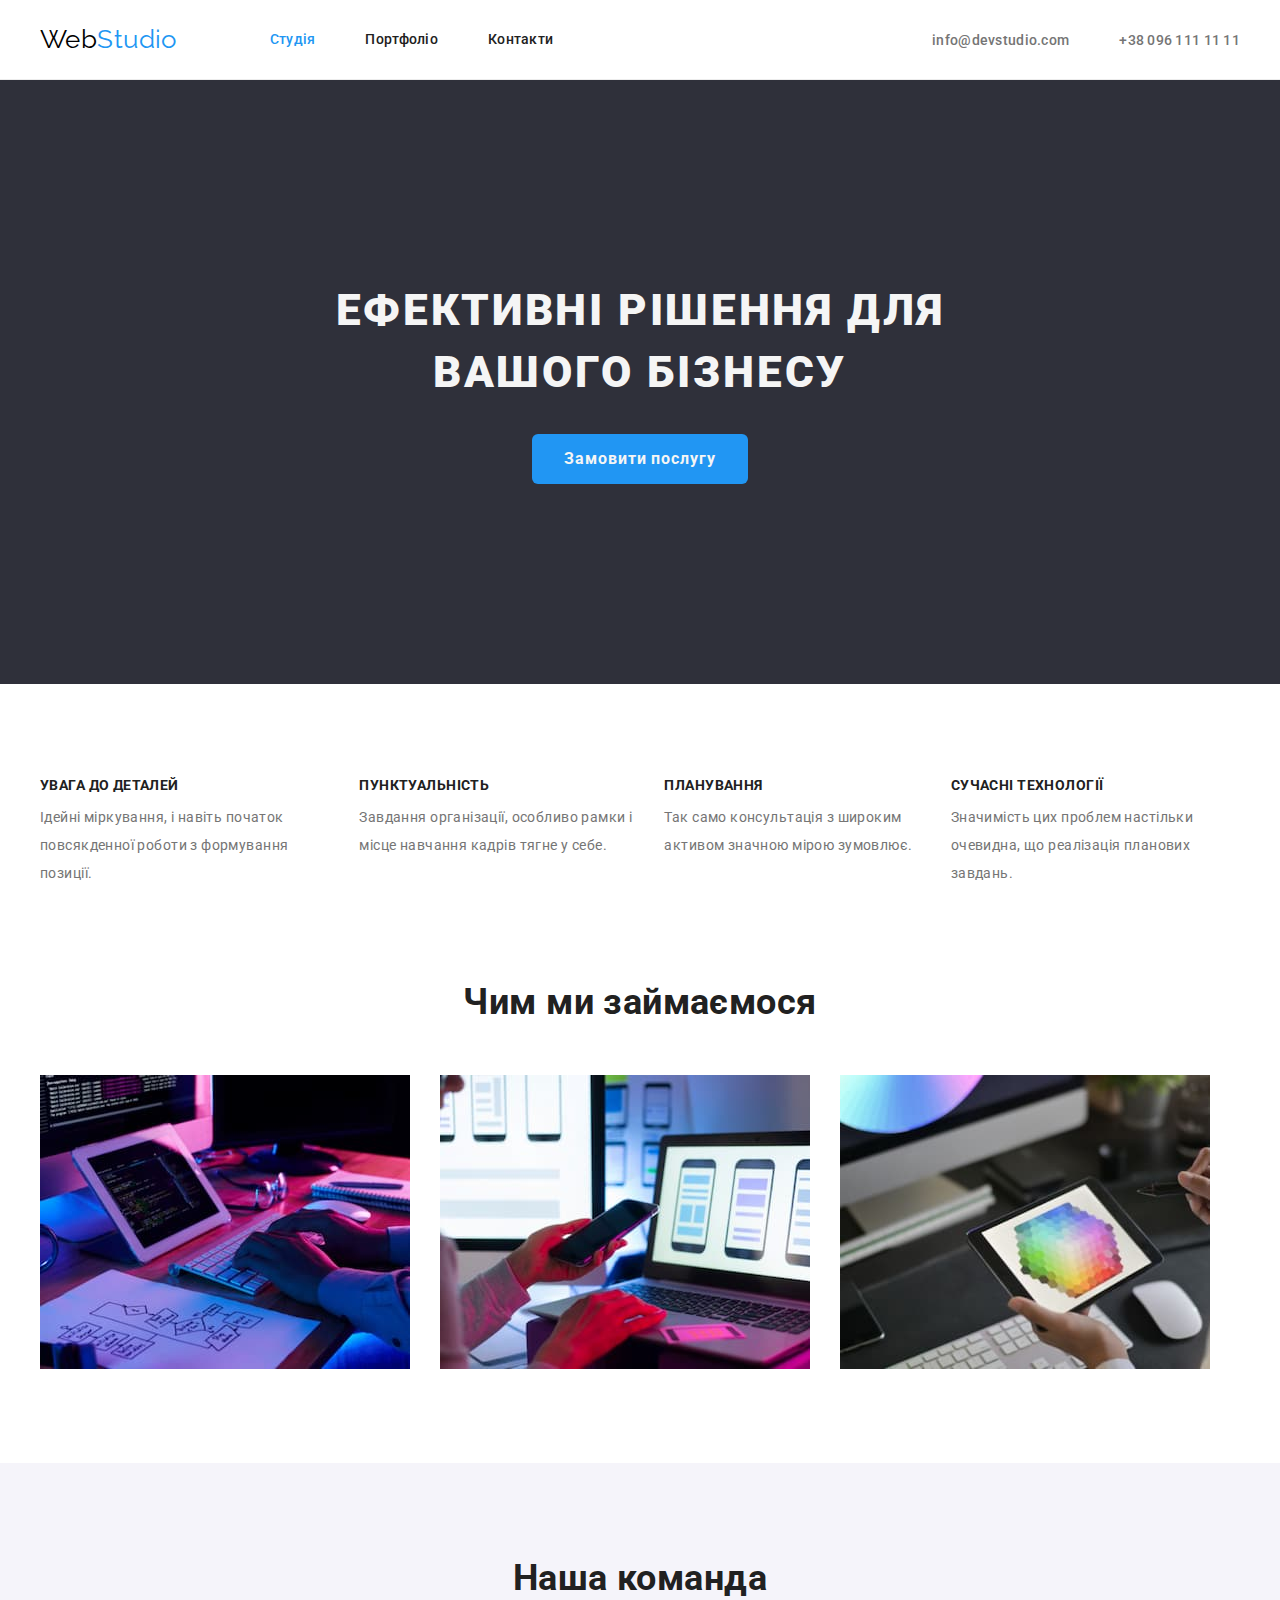
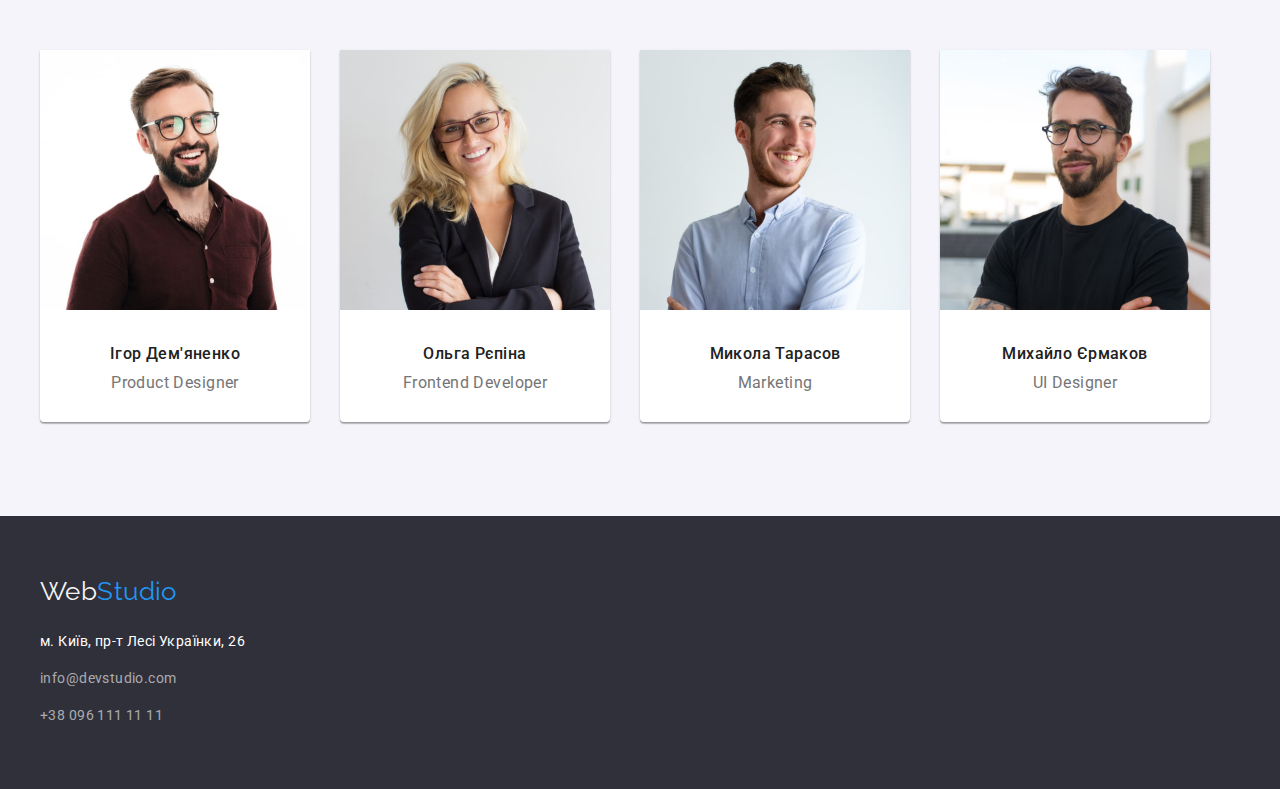
<file: index.html>
<!DOCTYPE html>
<html lang="uk">

<head>
  <meta charset="UTF-8" />
  <meta http-equiv="X-UA-Compatible" content="IE=edge" />
  <meta name="viewport" content="width=device-width, initial-scale=1.0" />
  <link rel="stylesheet" href="https://cdnjs.cloudflare.com/ajax/libs/modern-normalize/1.1.0/modern-normalize.min.css"
    integrity="sha512-wpPYUAdjBVSE4KJnH1VR1HeZfpl1ub8YT/NKx4PuQ5NmX2tKuGu6U/JRp5y+Y8XG2tV+wKQpNHVUX03MfMFn9Q=="
    crossorigin="anonymous" referrerpolicy="no-referrer" />
  <link rel="stylesheet" href="./css/styles.css" />
  <link rel="preconnect" href="https://fonts.googleapis.com" />
  <link rel="preconnect" href="https://fonts.gstatic.com" crossorigin />
  <link href="https://fonts.googleapis.com/css2?family=Raleway:wght@700&family=Roboto:wght@400;500;700;900&display=swap"
    rel="stylesheet" />
  <title>Студія</title>
</head>

<body>
  <header class="header">
    <div class="container main-nav">
      <nav class="main-nav">
        <!-- логотип-->
        <a href="./index.html" class="logo">
          <p><span class="logo-header">Web</span>Studio</p>
        </a>
        <!-- навігація -->
        <ul class="site-nav main-nav list">
          <li class="item">
            <a href="./index.html" class="current-link">Студія</a>
          </li>
          <li class="item">
            <a href="./portfolio.html" class="link">Портфоліо</a>
          </li>
          <li class="item">
            <a href="" class="link">Контакти</a>
          </li>
        </ul>
      </nav>
      <ul class="contacts main-nav list">
        <li class="item">
          <a href="mailto:info@devstudio.com" class="link">info@devstudio.com</a>
        </li>
        <li class="item">
          <a href="tel:+380961111111" class="tel">+38 096 111 11 11</a>
        </li>
      </ul>

    </div>
  </header>
  <main>
    <!-- блок-герой -->
    <section class="hero section">
      <h1 class="hero-title">Ефективні рішення для вашого бізнесу</h1>
      <button type="button" class="btn">Замовити послугу</button>
    </section>
    <!-- переваги -->
    <section class="section benefits">
      <div class="container">
        <h2 class="visually-hidden">переваги</h2>
        <ul class="benefits-list list">
          <li class="item">
            <h3 class="benefits-list-title">УВАГА ДО ДЕТАЛЕЙ</h3>
            <p>
              Ідейні міркування, і навіть початок повсякденної роботи з
              формування позиції.
            </p>
          </li>
          <li class="item">
            <h3 class="benefits-list-title">ПУНКТУАЛЬНІСТЬ</h3>
            <p>
              Завдання організації, особливо рамки і місце навчання кадрів тягне
              у себе.
            </p>
          </li>
          <li class="item">
            <h3 class="benefits-list-title">ПЛАНУВАННЯ</h3>
            <p>
              Так само консультація з широким активом значною мірою зумовлює.
            </p>
          </li>
          <li class="item">
            <h3 class="benefits-list-title">СУЧАСНІ ТЕХНОЛОГІЇ</h3>
            <p>
              Значимість цих проблем настільки очевидна, що реалізація планових
              завдань.
            </p>
          </li>
        </ul>
      </div>
    </section>
    <!-- Чим займаються -->
    <section class="section">
      <div class="container">
        <h2 class="section-title">Чим ми займаємося</h2>
        <ul class="work list">
          <li class="item">
            <img src="./images/img1.jpg" alt="Людина пише код на планшеті за столом" width="370" />
          </li>
          <li class="item">
            <img src="./images/img2.jpg"
              alt="Людина зі смартфоном у руках дивиться на смартфон на екрані ноутбуку " width="370" />
          </li>
          <li class="item">
            <img src="./images/img3.jpg" alt="Планшет із палітрою кольорів у руках людини" width="370" />
          </li>
        </ul>
      </div>
    </section>
    <!-- команда -->
    <section class="section team">
      <div class="container">
        <h2 class="section-title">Наша команда</h2>
        <ul class="team-list list">
          <li class="team-member item">
            <img src="./images/image4.jpg" alt="Портретне фото Ігора Дем'яненко" width="270" />
            <div class="team-description">
              <h3 class="team-title">Ігор Дем'яненко</h3>
              <p lang="en" class="team-position">Product Designer</p>
            </div>
          </li>
          <li class="team-member item">
            <img src="./images/image5.jpg" alt="Портретне фото Ольги Рєпіної" width="270" />
            <div class="team-description">
              <h3 class="team-title">Ольга Рєпіна</h3>
              <p lang="en" class="team-position">Frontend Developer</p>
            </div>
          </li>
          <li class="team-member item">

            <img src="./images/image6.jpg" alt="Портретне фото Миколи Тарасова" width="270" />
            <div class="team-description">
              <h3 class="team-title">Микола Тарасов</h3>
              <p lang="en" class="team-position">Marketing</p>
            </div>
          </li>
          <li class="team-member item">
            <img src="./images/image7.jpg" alt="Портретне фото Михайла Єрмакова" width="270" />
            <div class="team-description">
              <h3 class="team-title">Михайло Єрмаков</h3>
              <p lang="en" class="team-position">UI Designer</p>
          </li>
      </div>
      </ul>
      </div>
    </section>
  </main>
  <!-- адреса -->
  <footer class="footer">
    <div class="container">
      <a href="./index.html" class="logo">
        <p><span class="logo-footer">Web</span>Studio</p>
      </a>
      <address class="adress">
        <ul class="list">
          <li class="footer-item">
            <a href="https://www.google.com.ua/maps/place/%D0%B1%D1%83%D0%BB.+%D0%9B%D0%B5%D1%81%D0%B8+%D0%A3%D0%BA%D1%80%D0%B0%D0%B8%D0%BD%D0%BA%D0%B8,+26,+%D0%9A%D0%B8%D0%B5%D0%B2,+02000/@50.426584,30.5339011,17z/data=!3m1!4b1!4m5!3m4!1s0x40d4cf0e033ecbe9:0x57a4dffefec77da0!8m2!3d50.4265807!4d30.5383859?hl=ru"
              target="_blank" rel="noreferrer noopener" class="physical-adress">м. Київ, пр-т Лесі Українки, 26</a>
          </li>
          <li class="footer-item">
            <a href="mailto:info@devstudio.com" class="link">info@devstudio.com</a>
          </li>
          <li class="footer-item"><a href="tel:+380961111111" class="tel">+38 096 111 11 11</a></li>
        </ul>
      </address>
    </div>
  </footer>
</body>

</html>
</file>
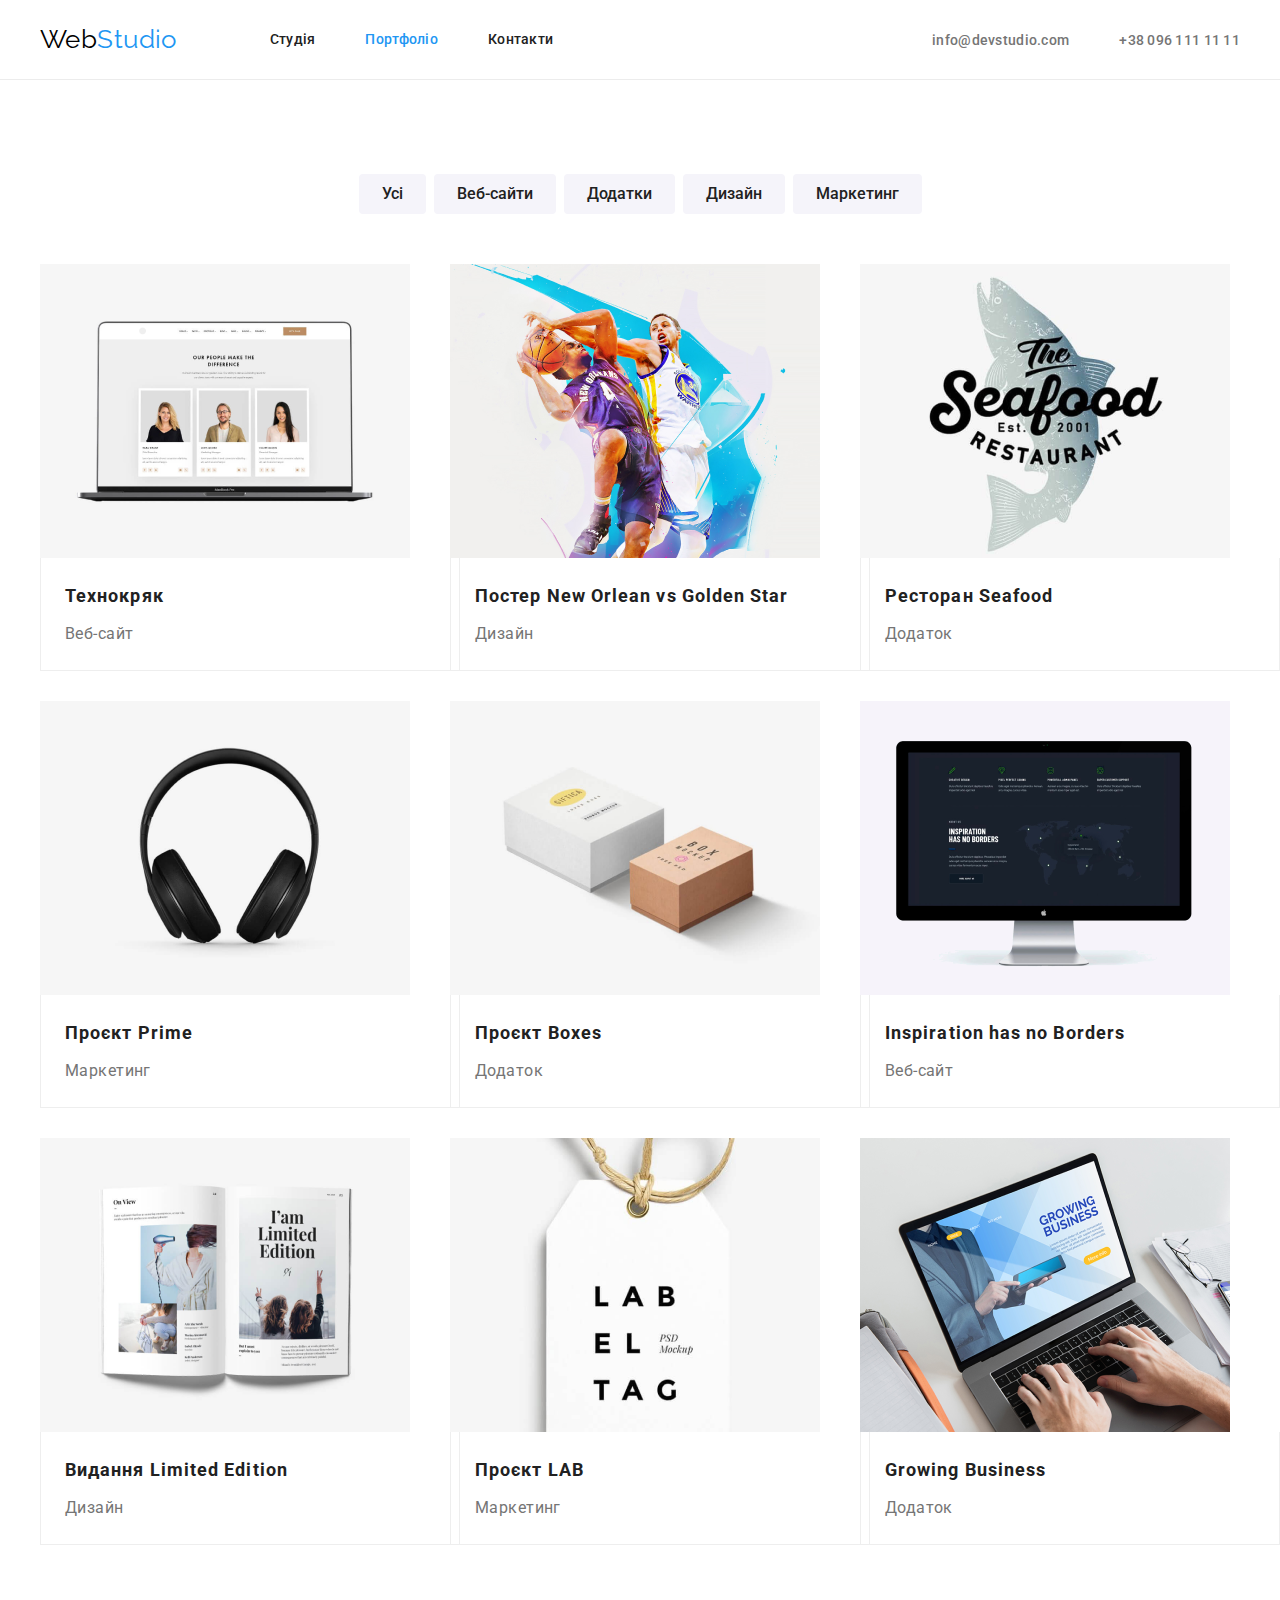
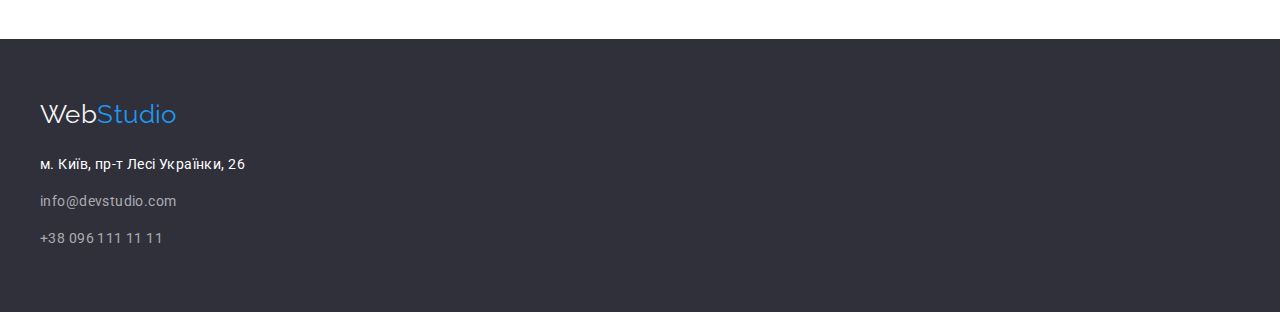
<file: portfolio.html>
<!DOCTYPE html>
<html lang="uk">

<head>
  <meta charset="UTF-8" />
  <meta http-equiv="X-UA-Compatible" content="IE=edge" />
  <meta name="viewport" content="width=device-width, initial-scale=1.0" />
  <link rel="stylesheet" href="https://cdnjs.cloudflare.com/ajax/libs/modern-normalize/1.1.0/modern-normalize.min.css"
    integrity="sha512-wpPYUAdjBVSE4KJnH1VR1HeZfpl1ub8YT/NKx4PuQ5NmX2tKuGu6U/JRp5y+Y8XG2tV+wKQpNHVUX03MfMFn9Q=="
    crossorigin="anonymous" referrerpolicy="no-referrer" />
  <link rel="stylesheet" href="./css/styles.css" />
  <link rel="preconnect" href="https://fonts.googleapis.com" />
  <link rel="preconnect" href="https://fonts.gstatic.com" crossorigin />
  <link href="https://fonts.googleapis.com/css2?family=Raleway:wght@700&family=Roboto:wght@400;500;700;900&display=swap"
    rel="stylesheet" />
  <title>Portfolio</title>

</head>

<body>
  <header class="header">
    <div class="container main-nav">
      <nav class="main-nav">
        <!-- логотип-->
        <a href="./index.html" class="logo">
          <p><span class="logo-header">Web</span>Studio</p>
        </a>
        <!-- навігація -->
        <ul class="site-nav main-nav list">
          <li class="item">
            <a href="./index.html" class="link">Студія</a>
          </li>
          <li class="item">
            <a href="./portfolio.html" class="current-link">Портфоліо</a>
          </li>
          <li class="item">
            <a href="" class="link">Контакти</a>
          </li>
        </ul>
      </nav>
      <ul class="contacts main-nav list">
        <li class="item">
          <a href="mailto:info@devstudio.com" class="link">info@devstudio.com</a>
        </li>
        <li class="item">
          <a href="tel:+380961111111" class="tel">+38 096 111 11 11</a>
        </li>
      </ul>

    </div>
  </header>
  <main>
    <section class="section">
      <div class="container">
        <h1 class="visually-hidden">Портфоліо</h1>
        <ul class="filter list">
          <li class="item">
            <button type="button" class="filter-button">Усі</button>
          </li>
          <li class="item">
            <button type="button" class="filter-button">Веб-сайти</button>
          </li>
          <li class="item">
            <button type="button" class="filter-button">Додатки</button>
          </li>
          <li class="item">
            <button type="button" class="filter-button">Дизайн</button>
          </li>
          <li class="item">
            <button type="button" class="filter-button">Маркетинг</button>
          </li>
        </ul>
     
        <ul class="portfolio list">
          <li class="item">
            <img src="./images/ph1.png" alt="зображенння веб-сайту Технокряк" width="370" />
            <div class="portfolio-description">
              <h2 class="portfolio-title">Технокряк</h2>
              <p>Веб-сайт</p>
          </li>
          <li class="item">
            <img src="./images/ph2.png" alt="гра у баскетбол" width="370" />
            <div class="portfolio-description">
              <h2 class="portfolio-title">Постер New Orlean vs Golden Star</h2>
              <p>Дизайн</p>
            </div>
          </li>
          <li class="item">
            <img src="./images/ph3.png" alt="логотип ресторану" width="370" />
            <div class="portfolio-description">
              <h2 class="portfolio-title">Ресторан Seafood</h2>
              <p>Додаток</p>
            </div>
          </li>
          <li class="item">
            <img src="./images/ph4.png" alt="навушники" width="370" />
            <div class="portfolio-description">
              <h2 class="portfolio-title">Проєкт Prime</h2>
              <p>Маркетинг</p>
            </div>
          </li>
          <li class="item">
            <img src="./images/ph5.png" alt="коробки" width="370" />
            <div class="portfolio-description">
              <h2 class="portfolio-title">Проєкт Boxes</h2>
              <p>Додаток</p>
            </div>
          </li>
          <li class="item">
            <img src="./images/ph6.png" alt="монітор" width="370" />
            <div class="portfolio-description">
              <h2 class="portfolio-title">Inspiration has no Borders</h2>
              <p>Веб-сайт</p>
            </div>
          </li>
          <li class="item">
            <img src="./images/ph7.png" alt="книга" width="370" />
            <div class="portfolio-description">
              <h2 class="portfolio-title">Видання Limited Edition</h2>
              <p>Дизайн</p>
            </div>
          </li>
          <li class="item">
            <img src="./images/ph8.png" alt="логотип 'LAB' " width="370" />
            <div class="portfolio-description">
                <h2 class="portfolio-title">Проєкт LAB</h2>
                <p>Маркетинг</p>
            </div>
            </li>
            <li class="item">
            <img src="./images/ph9.png" alt="ноутбук" width="370" />
            <div class="portfolio-description">
                <h2 class="portfolio-title">Growing Business</h2>
                <p>Додаток</p>
            </div>
            </li>
        </ul>
        </div>
    </section>
    </main>
    <footer class="footer">
    <div class="container">
        <a href="./index.html" class="logo">
        <p><span class="logo-footer">Web</span>Studio</p>
        </a>
        <address class="adress">
        <ul class="list">
            <li class="footer-item">
            <a href="https://www.google.com.ua/maps/place/%D0%B1%D1%83%D0%BB.+%D0%9B%D0%B5%D1%81%D0%B8+%D0%A3%D0%BA%D1%80%D0%B0%D0%B8%D0%BD%D0%BA%D0%B8,+26,+%D0%9A%D0%B8%D0%B5%D0%B2,+02000/@50.426584,30.5339011,17z/data=!3m1!4b1!4m5!3m4!1s0x40d4cf0e033ecbe9:0x57a4dffefec77da0!8m2!3d50.4265807!4d30.5383859?hl=ru"
                target="_blank" rel="noreferrer noopener" class="physical-adress">м. Київ, пр-т Лесі Українки, 26</a>
            </li>
        <li class="footer-item">
            <a href="mailto:info@devstudio.com" class="link">info@devstudio.com</a>
        </li>
            <li class="footer-item"><a href="tel:+380961111111" class="tel">+38 096 111 11 11</a></li>
        </ul>
        </address>
    </div>
    </footer>
</body>

</html>
</file>
<file: css/styles.css>
:root {
    --primary-text-color: #757575;
    --title-text-color: #212121;
    --accent-text-color: #2196f3;
    --white-color: #f5f5f5;
    --background-main-color: #ffffff;
}

.section {
    /* margin-left: 215px;
    margin-right: 215px; */
    padding-top: 94px;
    padding-bottom: 94px;
  }

body {
    background-color: var(--background-main-color);
    color: var(--primary-text-color);
    font-family: "Roboto", sans-serif;
    letter-spacing: 0.03em;
    font-size: 14px;
    line-height: 2;
    margin: 0;
}

h1,
h2,
h3,
h4,
h5,
h6,
p,
ul {
    margin: 0;
    padding: 0;
}

img {
    display: block;
    /* max-width: 100%;
    height: auto; */
  }

  .list {
    list-style: none;
  }

  .container {
    width: 1200px;
    padding-left: 15px;
    padding-right: 15px;
    margin-right: auto;
    margin-left: auto;
  }

  .main-nav {
    display: flex;
    align-items: center;
  }

  .header {
    border-bottom: 1px solid #ececec;
    /* padding-bottom: 32px;
    padding-top: 32px; */
  }

  /* логотип */
  .logo {
    color: #2196f3;
    text-decoration: none;
    font-family: "Raleway", sans-serif;
    font-size: 26px;
    line-height: 1.2;
  }
  .logo:hover {
    color: pink;
  }
  .logo-footer {
    color: var(--white-color);
  }
  .logo-header:hover {
    color: pink;
  }
  .logo-header {
    color: #000000;
  }
  .logo-footer:hover {
    color: pink;
  }
  
  /* навігація */
  .site-nav {
    display: flex;
    margin-left: 93px;
  }
  /*   */
  .site-nav .item:not(:last-child) {
    margin-right: 50px;
  }
  
  .site-nav .link,
  .site-nav .current-link {
    display: block;
    padding-bottom: 32px;
    padding-top: 32px;
  
    color: var(--title-text-color);
    text-decoration: none;
    font-weight: 500;
    font-size: 14px;
    line-height: 1.1;
    letter-spacing: 0.02em;
  }
  .site-nav :hover,
  .site-nav :focus {
    color: var(--accent-text-color);
  }
  .site-nav .current-link {
    color: var(--accent-text-color);
    text-decoration: none;
  }
  .site-nav .link:active {
    color: pink;
  }
  
  /* контакти */
  .contacts {
    display: flex;
    margin-left: auto;
  }
  .contacts .item:not(:last-child) {
    margin-right: 50px;
  }
  
  .contacts .link,
  .contacts .tel {
    color: var(--primary-text-color);
    text-decoration: none;
    font-weight: 500;
    font-size: 14px;
    line-height: 1.1;
    letter-spacing: 0.02em;
  }
  
  .contacts .link:hover,
  .contacts .link:focus {
    color: var(--accent-text-color);
  }
  .contacts .tel:hover,
  .contacts .tel:focus {
    color: var(--accent-text-color);
  }
  /* блок-герой */
  .hero {
    background-color: #2f303a;
  
    padding-bottom: 200px;
    padding-top: 200px;
    text-align: center;
  }
  .hero-title {
    color: var(--white-color);
    font-weight: 900;
    font-size: 44px;
    line-height: 1.4;
    text-align: center;
    letter-spacing: 0.06em;
    text-transform: uppercase;
    width: 696px;
    margin-bottom: 30px;
    margin-left: auto;
    margin-right: auto;
  }
  .btn {
    margin: 0 auto;
    padding: 10px 32px;
    display: inline-block;
    text-align: center;
  
    border-radius: 6px;
    border: 1px transparent;
    min-width: 152px;
  
    background-color: #2196f3;
    color: var(--white-color);
  
    cursor: pointer;
    font-family: inherit;
    font-weight: 700;
    font-size: 16px;
    line-height: 1.9;
    letter-spacing: 0.06em;
  }
  .btn:hover,
  .btn:focus {
    background-color: #188ce8;
  }
 
  .section-title {
    color: var(--title-text-color);
    font-size: 36px;
    line-height: 1.2;
    text-align: center;
  }
  
  /* переваги */
  .benefits {

    padding-bottom: 0;
  }
  .benefits-list {
    display: flex;
  }
  .benefits .item:not(:last-child) {
    padding-right: 30px;
  }
  
  .benefits-list-title {
    color: var(--title-text-color);
    font-size: 14px;
    line-height: 1.1;
  
    margin-bottom: 10px;
  }
  .section-title {
    color: var(--title-text-color);
    font-size: 36px;
    line-height: 1.2;
    text-align: center;
    margin-bottom: 50px;
  }
  .work {
    /* margin-top: 50px; */
    display: flex;
  }
  .work > .item:not(:last-child) {
    padding-right: 30px;
  }
  
  /* команда */
  .team {
    background-color: #f5f4fa;
    text-align: center;
  }
  .team-list {
    display: flex;
    gap: 30px;
  }
.team-member {
    background-color: var(--background-main-color);
    box-shadow: 0px 1px 3px rgba(0, 0, 0, 0.12), 0px 1px 1px rgba(0, 0, 0, 0.14), 0px 2px 1px rgba(0, 0, 0, 0.2);
    border-radius: 0px 0px 4px 4px;
}
  .team-description {
    padding-top: 30px;
    padding-bottom: 30px;
  
    /* padding: 30px auto; */
  }
  .team-title {
    display: inline-block;
    margin-bottom: 10px;
    color: var(--title-text-color);
    font-weight: 500;
    font-size: 16px;
    line-height: 1.2;
  }
  .team-position {
    font-size: 16px;
    line-height: 1.2;
  }
  .team > .item:not(:last-child) {
    padding-right: 30px;
  }
  
  /* PORTFOLIO */
  .visually-hidden {
    position: absolute;
    clip: rect(0 0 0 0);
    width: 1px;
    height: 1px;
    margin: -1px;
  }
  
  .filter {
    margin-bottom: 50px;
    display: flex;
    justify-content: center;
  }
  .filter-button {
    display: block;
    border-radius: 4px;
    border: 1px solid transparent;
    padding: 6px 22px;
  
    background-color: #f5f4fa;
    color: var(--title-text-color);
    cursor: pointer;
    font-family: inherit;
    font-weight: 500;
    font-size: 16px;
    line-height: 1.6;
  }
  
  .filter .item:not(:last-child) {
    margin-right: 8px;
  }
  
  .filter-button:hover,
  .filter-button:focus {
    background-color: var(--accent-text-color);
    color: var(--white-color);
  }
  .portfolio {
    font-size: 16px;
    display: flex;
    flex-wrap: wrap;
    gap: 30px;
  }
  .portfolio-title {
    color: var(--title-text-color);
    font-size: 18px;
    letter-spacing: 0.06em;
    margin-bottom: 4px;
  }
  .portfolio .item {
    width: calc((100% - 60px) / 3);
  }
  /* .portfolio .item 
    width: 33%;
    outline: 1px solid tomato;
  }
  .portfolio .item:last-child {
    padding-left: 30px;
  }
  .portfolio .item:not(:last-child) {
    padding-bottom: 30px;
    padding-right: 30px;
    padding-left: 30px;
  } */
  
  .portfolio-description {
    width: 370px;
    border-bottom: 1px solid #eeeeee;
    border-left: 1px solid #eeeeee;
    border-right: 1px solid #eeeeee;
    padding: 20px 24px;
  }
  
  /* футер */
  .footer {
    background-color: #2f303a;
    padding-bottom: 60px;
    padding-top: 60px;
  }
  .adress {
    margin-top: 20px;
  }
  
  .footer .link {
    padding-bottom: 9px;
    color: rgba(255, 255, 255, 0.6);
    font-style: normal;
    text-decoration: none;
  }
  .footer .link:hover,
  .footer .link:focus {
    color: var(--accent-text-color);
  }
  .footer .tel {
    color: rgba(255, 255, 255, 0.6);
    font-style: normal;
    text-decoration: none;
  }
  .footer .tel:hover,
  .footer .tel:focus {
    color: var(--accent-text-color);
  }
  .physical-adress {
    color: var(--background-main-color);
    font-style: normal;
    text-decoration: none;
  }

  .footer-item {
}

.footer-item:not(:last-child) {
    margin-bottom: 9px;
}
</file>
